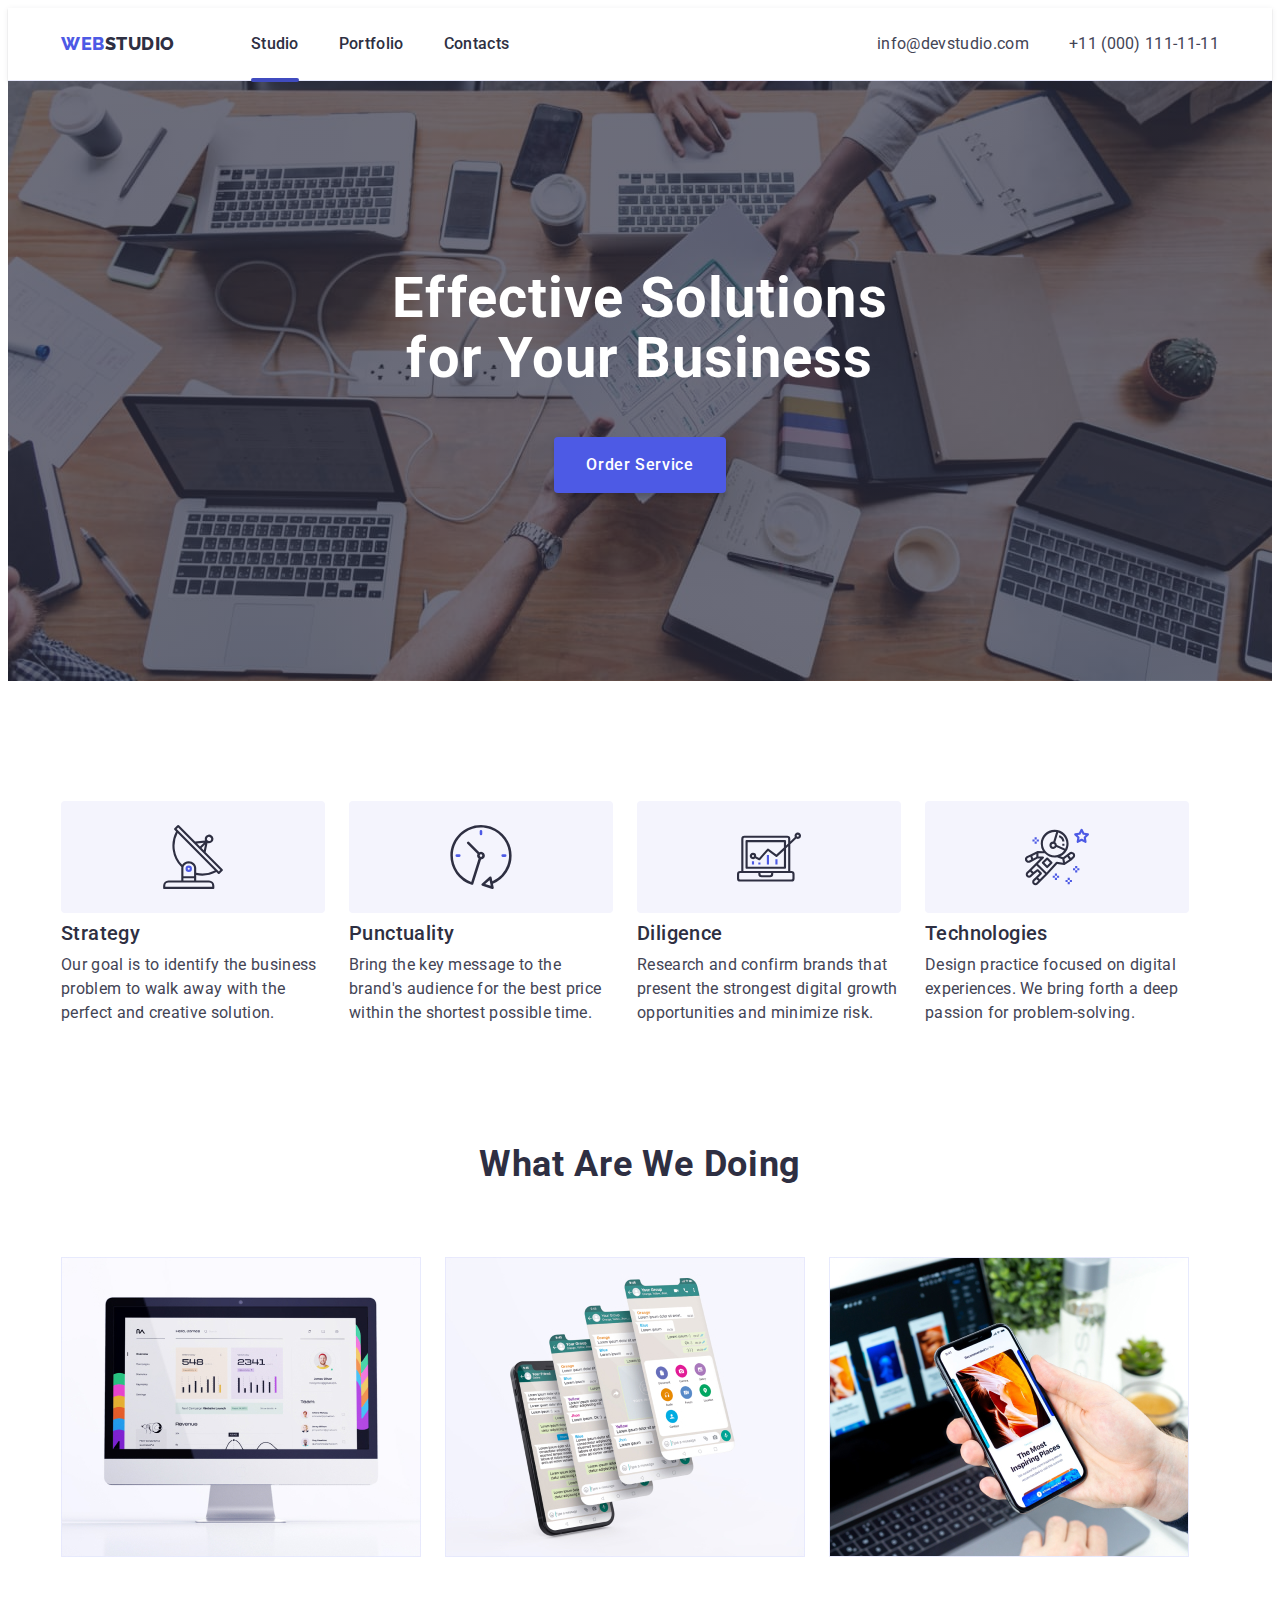
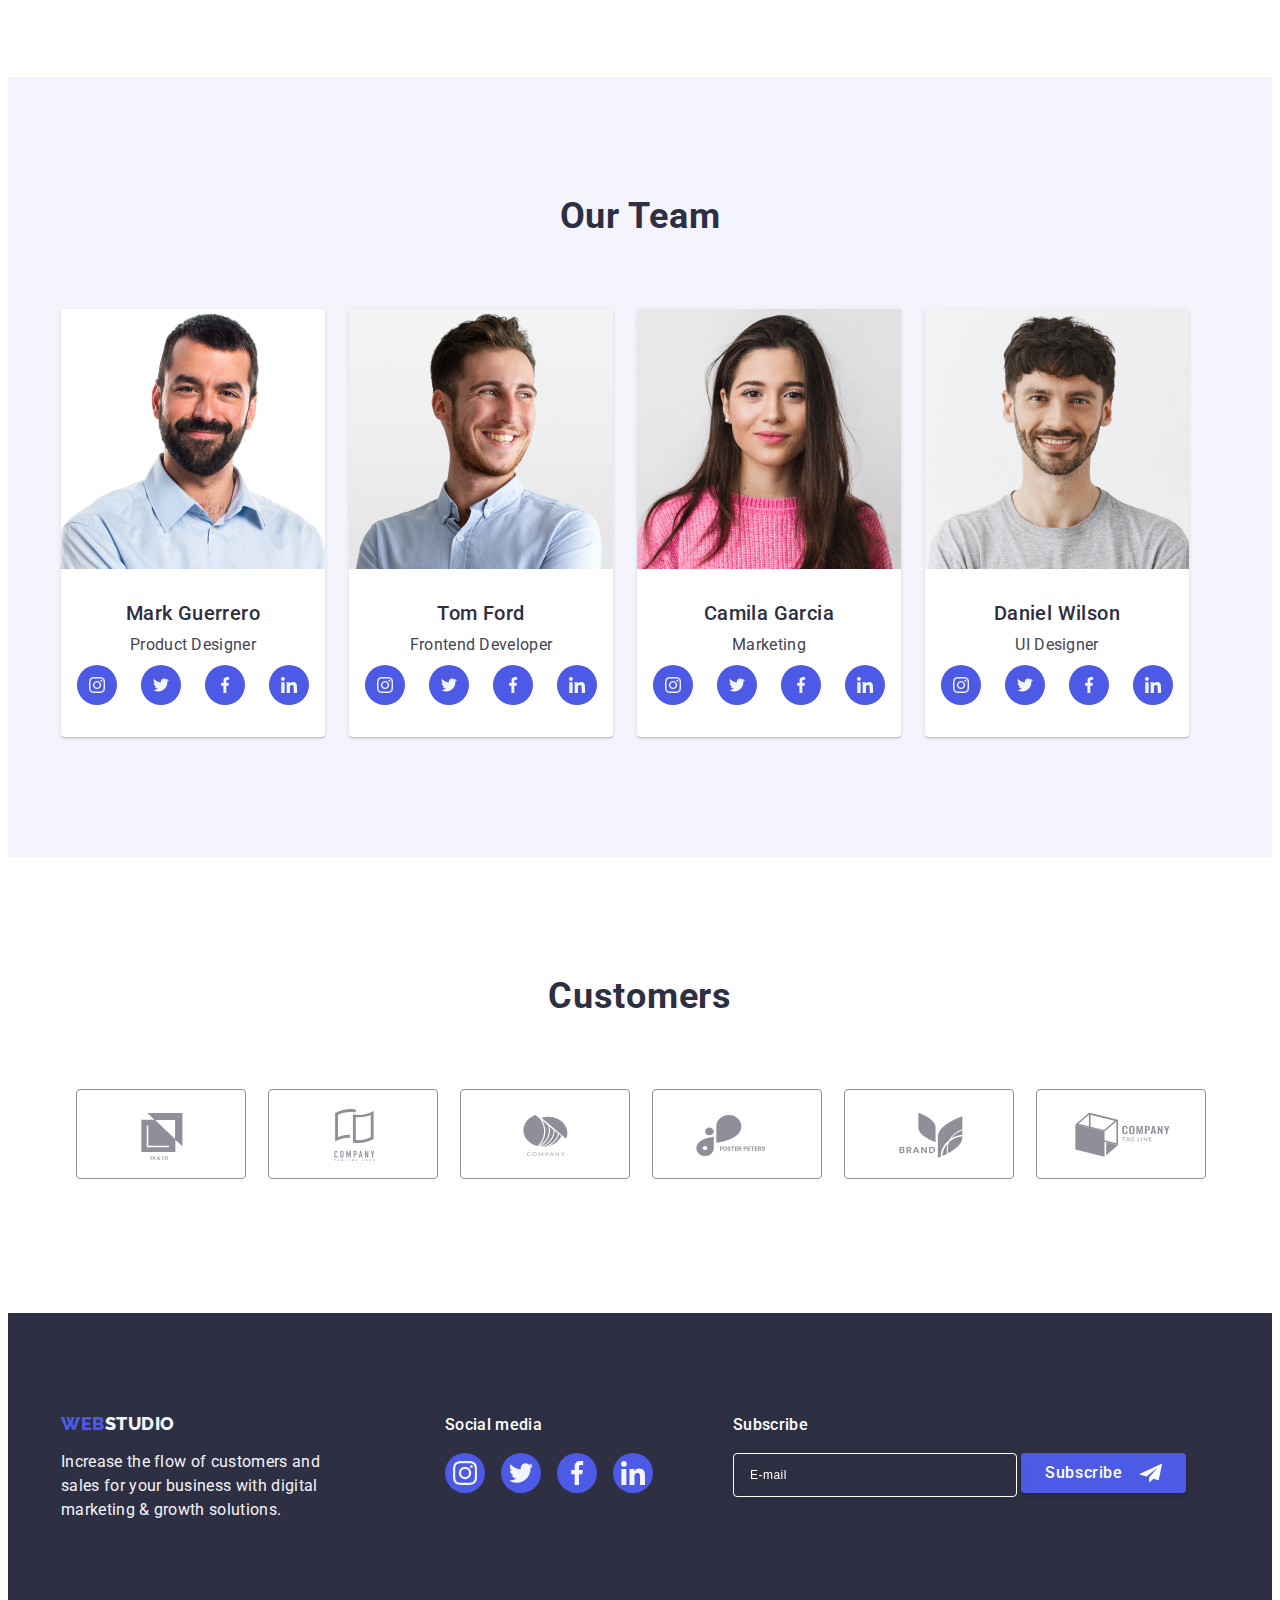
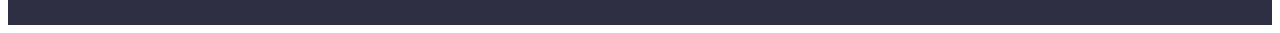
<file: index.html>
<!DOCTYPE html>
<html lang="en">
  <head>
    <meta charset="UTF-8" />
    <meta http-equiv="X-UA-Compatible" content="IE=edge" />
    <meta name="viewport" content="width=device-width, initial-scale=1.0" />
    <title>WebStudio</title>
    <link rel="preconnect" href="https://fonts.googleapis.com" />
    <link rel="preconnect" href="https://fonts.gstatic.com" crossorigin />
    <link
      href="https://fonts.googleapis.com/css2?family=Raleway:wght@800&family=Roboto:wght@400;500;700;900&display=swap"
      rel="stylesheet"
    />
    <link rel="stylesheet" href="https://cdnjs.cloudflare.com/ajax/libs/modern-normalize/1.1.0/modern-normalize.min.css" integrity="sha512-wpPYUAdjBVSE4KJnH1VR1HeZfpl1ub8YT/NKx4PuQ5NmX2tKuGu6U/JRp5y+Y8XG2tV+wKQpNHVUX03MfMFn9Q==" crossorigin="anonymous" referrerpolicy="no-referrer" />
    <link rel="stylesheet" href="./css/styles.css" />
  </head>
  <body>
    <!-- Верхній колонтитул -->
    <header class="header">
      <div class="container header-container">
        <nav class="header-navigation">
          <a class="header-logo logo link" href="./index.html"
            >Web<span class="header-accent">Studio</span></a
          >
          <ul class="header-list list">
            <li class="header-item">
              <a class="header-link link current" href="./index.html">Studio</a>
            </li>
            <li class="header-item">
              <a class="header-link link" href="./portfolio.html">Portfolio</a>
            </li>
            <li class="header-item">
              <a class="header-link link" href="">Contacts</a>
            </li>
          </ul>
        </nav>
        <address class="address">
          <ul class="header-list list">
            <li>
              <a class="header-address link" href="mailto:info@devstudio.com"
                >info@devstudio.com</a
              >
            </li>
            <li>
              <a class="header-address link" href="tel:+110001111111"
                >+11 (000) 111-11-11</a
              >
            </li>
          </ul>
        </address>
      </div>
    </header>

    <main>
      <!-- Герой -->
      <section class="section hero">
        <div class="container">
          <h1 class="hero-title">Effective Solutions <br> for Your Business</h1>
          <button class="hero-btn pointer" data-modal-open type="button">Order Service</button>
        </div>
      </section>
      <!-- Про нас -->
      <section class="section about-us">
        <div class="container">
          <h2 class="hidden-title" hidden>Principles of the company's work</h2>
          <ul class="about-us-list list">
            <li class="about-us-item">
              <div class="about-us-image">
                <svg class="about-us-icon" width="64" height="64">
                  <use href="./images/icons.svg#icon-antenna"></use>
                </svg>
              </div>
              <h3 class="about-us-title">Strategy</h3>
              <p class="about-us-text text">
                Our goal is to identify the business problem to walk away with the
                perfect and creative solution.
              </p>
            </li>
            <li class="about-us-item">
              <div class="about-us-image">
                <svg class="about-us-icon" width="64" height="64">
                  <use href="./images/icons.svg#icon-clock"></use>
                </svg>
              </div>
              <h3 class="about-us-title">Punctuality</h3>
              <p class="about-us-text text">
                Bring the key message to the brand's audience for the best price
                within the shortest possible time.
              </p>
            </li>
            <li class="about-us-item">
              <div class="about-us-image">
                <svg class="about-us-icon" width="64" height="64">
                  <use href="./images/icons.svg#icon-diagram"></use>
                </svg>
              </div>
              <h3 class="about-us-title">Diligence</h3>
              <p class="about-us-text text">
                Research and confirm brands that present the strongest digital
                growth opportunities and minimize risk.
              </p>
            </li>
            <li class="about-us-item">
              <div class="about-us-image">
                <svg class="about-us-icon" width="64" height="64">
                  <use href="./images/icons.svg#icon-astronaut"></use>
                </svg>
              </div>
              <h3 class="about-us-title">Technologies</h3>
              <p class="about-us-text text">
                Design practice focused on digital experiences. We bring forth a
                deep passion for problem-solving.
              </p>
            </li>
          </ul>
        </div>
      </section>
      <!-- Наш продукт -->
      <section class="section product">
        <div class="container">
          <h2 class="product-title">What are we doing</h2>
          <ul class="product-list list">
            <li class="product-photo">
              <img
                src="./images/rectangle_1.jpg"
                alt="PC with profile page open"
                width="360"
              />
            </li>
            <li class="product-photo">
              <img
                src="./images/rectangle_2.jpg"
                alt="smartphone with an open chat feed"
                width="360"
              />
            </li>
            <li class="product-photo">
              <img
                src="./images/rectangle_3.jpg"
                alt="smartphone and laptop with synchronized data"
                width="360"
              />
            </li>
          </ul>
        </div>
      </section>
      <!-- Наша команда -->
      <section class="section team">
        <div class="container">
          <h2 class="team-title">Our team</h2>
          <ul class="team-list list">
            <li class="team-card">
              <img
                src="./images/photo_1.jpg"
                alt="photo of Mark Guerrero"
                width="264"
              />
              <div class="text-card">
                <h3 class="team-name">Mark Guerrero</h3>
                <p class="team-text text">Product Designer</p>
                <ul class="team-soc-list list">
                  <li class="team-soc-item"><a class="team-soc-link link" href="">
                    <svg class="team-soc-icon" width="16" height="16">
                      <use href="./images/icons.svg#icon-instagram"></use>
                    </svg>
                  </a></li>
                  <li class="team-soc-item"><a class="team-soc-link link" href="">
                    <svg class="team-soc-icon" width="16" height="16">
                      <use href="./images/icons.svg#icon-twitter"></use>
                    </svg>
                  </a></li>
                  <li class="team-soc-item"><a class="team-soc-link link" href="">
                    <svg class="team-soc-icon" width="16" height="16">
                      <use href="./images/icons.svg#icon-facebook"></use>
                    </svg>
                  </a></li>
                  <li class="team-soc-item"><a class="team-soc-link link" href="">
                    <svg class="team-soc-icon" width="16" height="16">
                      <use href="./images/icons.svg#icon-linkedin"></use>
                    </svg>
                  </a></li>
                </ul>
              </div>
            </li>
            <li class="team-card">
              <img
                src="./images/photo_2.jpg"
                alt="photo of Tom Ford"
                width="264"
              />
              <div class="text-card">
                <h3 class="team-name">Tom Ford</h3>
                <p class="team-text text">Frontend Developer</p>
                <ul class="team-soc-list list">
                  <li class="team-soc-item"><a class="team-soc-link link" href="">
                    <svg class="team-soc-icon" width="16" height="16">
                      <use href="./images/icons.svg#icon-instagram"></use>
                    </svg>
                  </a></li>
                  <li class="team-soc-item"><a class="team-soc-link link" href="">
                    <svg class="team-soc-icon" width="16" height="16">
                      <use href="./images/icons.svg#icon-twitter"></use>
                    </svg>
                  </a></li>
                  <li class="team-soc-item"><a class="team-soc-link link" href="">
                    <svg class="team-soc-icon" width="16" height="16">
                      <use href="./images/icons.svg#icon-facebook"></use>
                    </svg>
                  </a></li>
                  <li class="team-soc-item"><a class="team-soc-link link" href="">
                    <svg class="team-soc-icon" width="16" height="16">
                      <use href="./images/icons.svg#icon-linkedin"></use>
                    </svg>
                  </a></li>
                </ul>
              </div>
            </li>
            <li class="team-card">
              <img
                src="./images/photo_3.jpg"
                alt="photo of Camila Garcia"
                width="264"
              />
              <div class="text-card">
                <h3 class="team-name">Camila Garcia</h3>
                <p class="team-text text">Marketing</p>
                <ul class="team-soc-list list">
                  <li class="team-soc-item"><a class="team-soc-link link" href="">
                    <svg class="team-soc-icon" width="16" height="16">
                      <use href="./images/icons.svg#icon-instagram"></use>
                    </svg>
                  </a></li>
                  <li class="team-soc-item"><a class="team-soc-link link" href="">
                    <svg class="team-soc-icon" width="16" height="16">
                      <use href="./images/icons.svg#icon-twitter"></use>
                    </svg>
                  </a></li>
                  <li class="team-soc-item"><a class="team-soc-link link" href="">
                    <svg class="team-soc-icon" width="16" height="16">
                      <use href="./images/icons.svg#icon-facebook"></use>
                    </svg>
                  </a></li>
                  <li class="team-soc-item"><a class="team-soc-link link" href="">
                    <svg class="team-soc-icon" width="16" height="16">
                      <use href="./images/icons.svg#icon-linkedin"></use>
                    </svg>
                  </a></li>
                </ul>
              </div>
            </li>
            <li class="team-card">
              <img
                src="./images/photo_4.jpg"
                alt="photo of Daniel Wilson"
                width="264"
              />
              <div class="text-card">
                <h3 class="team-name">Daniel Wilson</h3>
                <p class="team-text text">UI Designer</p>
                <ul class="team-soc-list list">
                  <li class="team-soc-item"><a class="team-soc-link link" href="">
                    <svg class="team-soc-icon" width="16" height="16">
                      <use href="./images/icons.svg#icon-instagram"></use>
                    </svg>
                  </a></li>
                  <li class="team-soc-item"><a class="team-soc-link link" href="">
                    <svg class="team-soc-icon" width="16" height="16">
                      <use href="./images/icons.svg#icon-twitter"></use>
                    </svg>
                  </a></li>
                  <li class="team-soc-item"><a class="team-soc-link link" href="">
                    <svg class="team-soc-icon" width="16" height="16">
                      <use href="./images/icons.svg#icon-facebook"></use>
                    </svg>
                  </a></li>
                  <li class="team-soc-item"><a class="team-soc-link link" href="">
                    <svg class="team-soc-icon" width="16" height="16">
                      <use href="./images/icons.svg#icon-linkedin"></use>
                    </svg>
                  </a></li>
                </ul>
              </div>
            </li>
          </ul>
        </div>
      </section>
      <!-- Наші клієнти -->
      <section class="section clients">
        <div class="container">
          <h2 class="clients-title">Customers</h2>
          <ul class="clients-list list">
            <li class="client-item">
              <a class="client-link link" href="">
                <svg class="client-icon" width="104" height="56">
                  <use href="./images/icons.svg#icon-client_1"></use>
                </svg>
              </a>
            </li>
            <li class="client-item">
              <a class="client-link link" href="">
                <svg class="client-icon" width="104" height="56">
                  <use href="./images/icons.svg#icon-client_2"></use>
                </svg>
              </a>
            </li>
            <li class="client-item">
              <a class="client-link link" href="">
                <svg class="client-icon" width="104" height="56">
                  <use href="./images/icons.svg#icon-client_3"></use>
                </svg>
              </a>
            </li>
            <li class="client-item">
              <a class="client-link link" href="">
                <svg class="client-icon" width="104" height="56">
                  <use href="./images/icons.svg#icon-client_4"></use>
                </svg>
              </a>
            </li>
            <li class="client-item">
              <a class="client-link link" href="">
                <svg class="client-icon" width="104" height="56">
                  <use href="./images/icons.svg#icon-client_5"></use>
                </svg>
              </a>
            </li>
            <li class="client-item">
              <a class="client-link link" href="">
                <svg class="client-icon" width="104" height="56">
                  <use href="./images/icons.svg#icon-client_6"></use>
                </svg>
              </a>
            </li>
          </ul>
        </div>
      </section>

    </main>
    <!-- Нижній колонтитул -->
    <footer class="footer">
      <div class="container">
        <div class="footer-container-one">
          <a class="footer-logo logo link" href="./index.html"
          >Web<span class="footer-accent">Studio</span>
          </a>
          <p class="footer-text">Increase the flow of customers and sales for your business with digital marketing & growth solutions.
          </p>
        </div>
        <div class="footer-container-two">
          <h3 class="footer-soc-title">Social media</h3>
          <ul class="footer-soc-list list">
            <li class="footer-soc-item">
              <a class="footer-soc-link link" href="">
                <svg class="footer-soc-icon" width="24" height="24">
                  <use href="./images/icons.svg#icon-instagram"></use>
                </svg>
              </a>
            </li>
            <li class="footer-soc-item">
              <a class="footer-soc-link link" href="">
                <svg class="footer-soc-icon" width="24" height="24">
                  <use href="./images/icons.svg#icon-twitter"></use>
                </svg>
              </a>
            </li>
            <li class="footer-soc-item">
              <a class="footer-soc-link link" href="">
                <svg class="footer-soc-icon" width="24" height="24">
                  <use href="./images/icons.svg#icon-facebook"></use>
                </svg>
              </a>
            </li>
            <li class="footer-soc-item">
              <a class="footer-soc-link link" href="">
                <svg class="footer-soc-icon" width="24" height="24">
                  <use href="./images/icons.svg#icon-linkedin"></use>
                </svg>
              </a>
            </li>
          </ul>
        </div>
        <div class="footer-container-three">
          <form class="footer-form">
            <div class="footer-email">
              <label class="footer-form-label" for="email">
                <span class="footer-form-title">Subscribe</span>
                <input type="text" name="email" id="email" class="footer-input" placeholder="E-mail">
              </label>
            </div>
            <div class="footer-button">
              <button class="footer-btn" type="submit">Subscribe
                <svg class="footer-btn-icon" width="24" height="24">
                  <use href="./images/icons.svg#icon-footer-btn"></use>
                </svg>
              </button>
            </div>
          </form>
        </div>
      </div>
    </footer>
<!-- МОДАЛКА -->
    <div class="backdrop is-hidden" data-modal>
      <div class="modal">
        <button type="button" data-modal-close class="modal-close-btn">
          <svg class="client-icon" width="8" height="8">
            <use href="./images/icons.svg#icon-modal-btn"></use>
          </svg>
        </button>
        <p class="modal-title">Leave your contacts and we will call you back</p>
        <form class="modal-form">
          <label class="modal-label">
            <span>Name</span>
            <span class="input-wrap">
              <input type="text" name="user-name" class="modal-input" placeholder="">
              <svg class="modal-icon" width="18" height="18">
                <use href="./images/icons.svg#icon-modal-name"></use>
              </svg>
            </span>
          </label>
          <label class="modal-label">
            <span>Phone</span>
            <span class="input-wrap">
              <input type="tel" name="user-phone" class="modal-input" placeholder="">
              <svg class="modal-icon" width="18" height="24">
                <use href="./images/icons.svg#icon-modal-phone"></use>
              </svg>
            </span>
          </label>
          <label class="modal-label">
            <span>Email</span>
            <span class="input-wrap">
              <input type="email" name="user-email" class="modal-input" placeholder="">
              <svg class="modal-icon" width="18" height="24">
                <use href="./images/icons.svg#icon-modal-email"></use>
              </svg>
            </span>
          </label>
          <label class="modal-label">
            <span>Comment</span>
            <textarea name="user-text" class="modal-textarea" placeholder="Text input"></textarea>
          </label>
          <div class="modal-field">
            <input class="input-check" type="checkbox" id="privacy" name="privacy" value="yes">
            <label class="check-text" for="privacy">
              <span>
                <svg class="check-icon" width="10" height="8">
                  <use href="./images/icons.svg#icon-checkbox"></use>
                </svg>
              </span>
              I accept the terms and conditions of the<a href="">Privacy Policy</a></label>
          </div>
          <button class="modal-btn" type="submit">Send</button>
        </form>
      </div>
    </div>

    <script src="./js/modal.js"></script>

  </body>
</html>
</file>
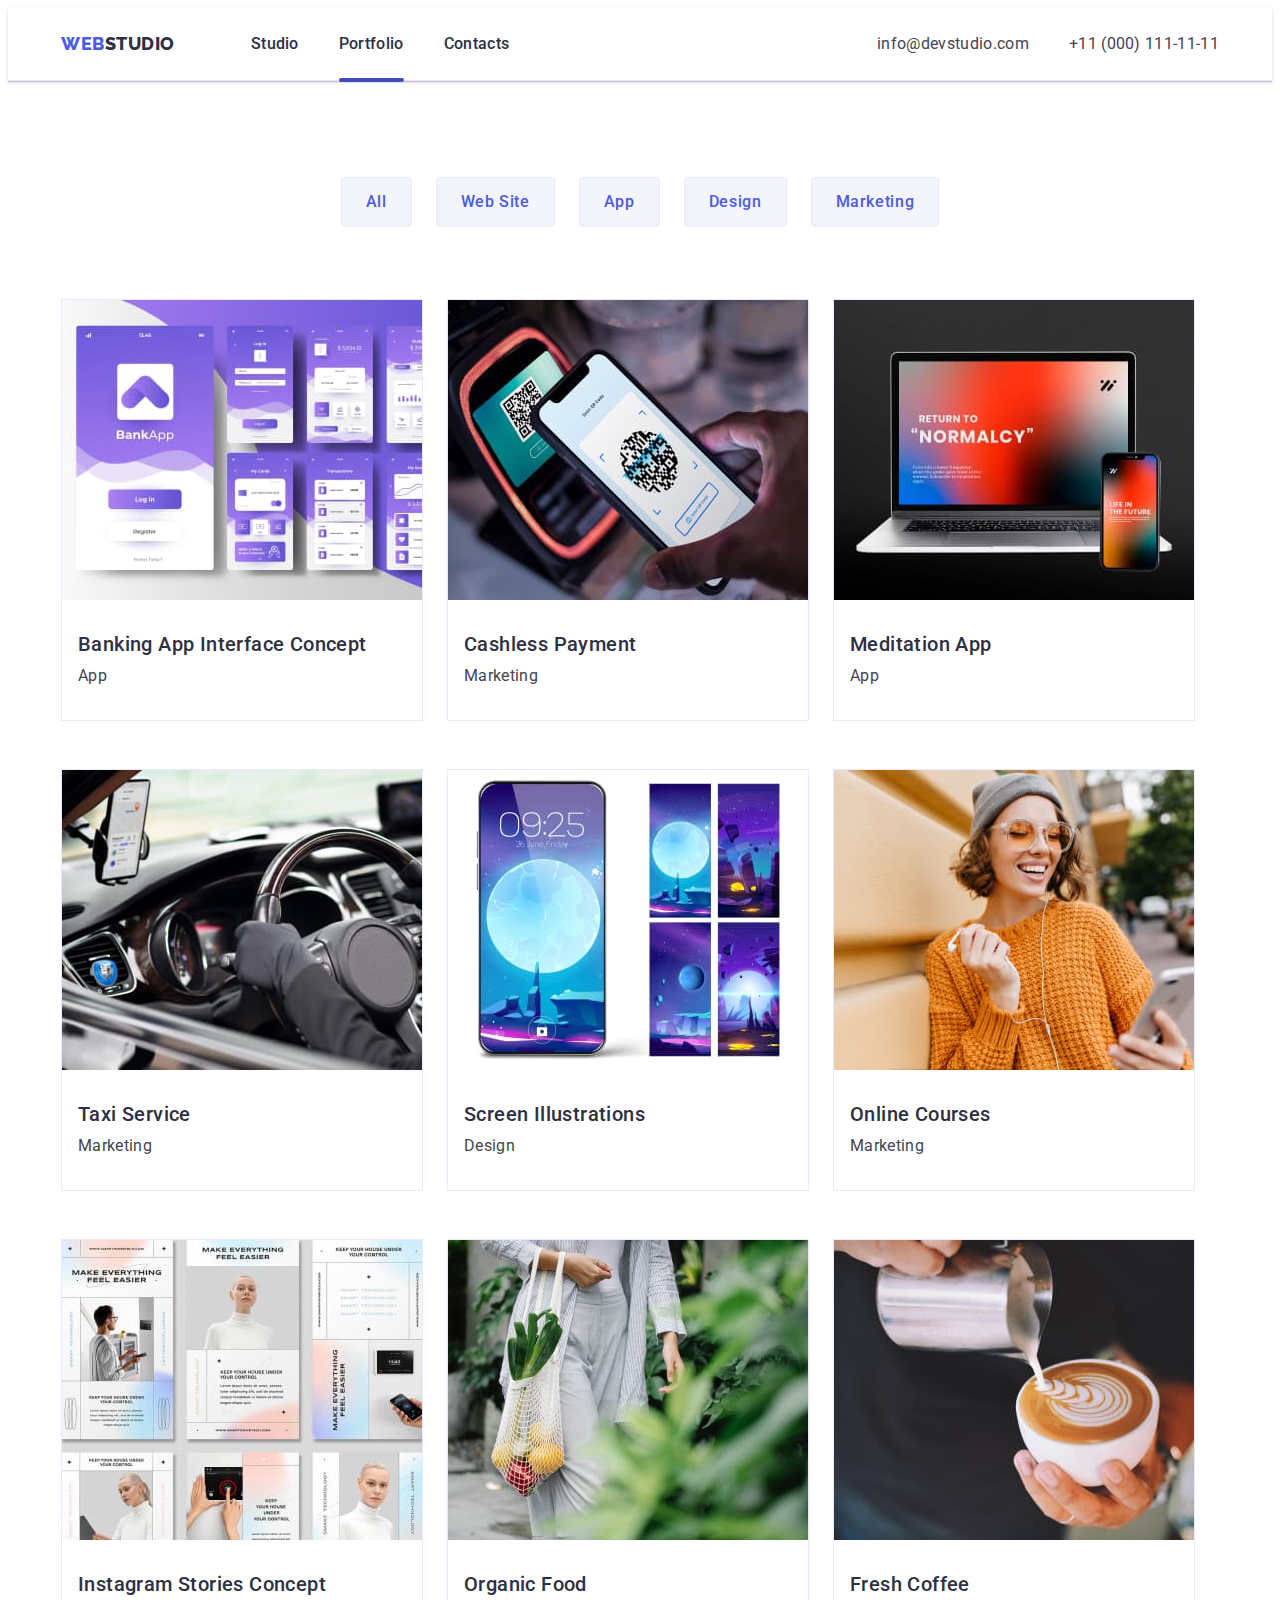
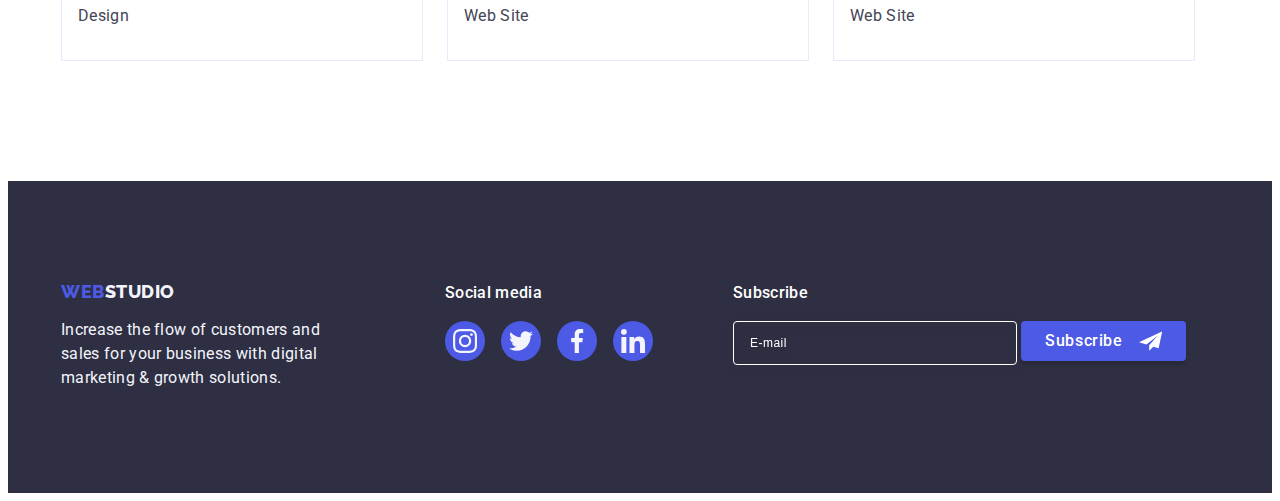
<file: portfolio.html>
<!DOCTYPE html>
<html lang="en">
  <head>
    <meta charset="UTF-8" />
    <meta http-equiv="X-UA-Compatible" content="IE=edge" />
    <meta name="viewport" content="width=device-width, initial-scale=1.0" />
    <title>WebStudio</title>
    <link rel="preconnect" href="https://fonts.googleapis.com" />
    <link rel="preconnect" href="https://fonts.gstatic.com" crossorigin />
    <link
      href="https://fonts.googleapis.com/css2?family=Raleway:wght@800&family=Roboto:wght@400;500;700;900&display=swap"
      rel="stylesheet"
    />
    <link rel="stylesheet" href="https://cdnjs.cloudflare.com/ajax/libs/modern-normalize/1.1.0/modern-normalize.min.css" integrity="sha512-wpPYUAdjBVSE4KJnH1VR1HeZfpl1ub8YT/NKx4PuQ5NmX2tKuGu6U/JRp5y+Y8XG2tV+wKQpNHVUX03MfMFn9Q==" crossorigin="anonymous" referrerpolicy="no-referrer" />
    <link rel="stylesheet" href="./css/styles.css" />
  </head>
  <body>
    <!-- Верхній колонтитул -->
    <header class="header">
      <div class="container header-container">
        <nav class="header-navigation">
          <a class="header-logo logo link" href="./index.html"
            >Web<span class="header-accent">Studio</span></a
          >
          <ul class="header-list list">
            <li class="header-item">
              <a class="header-link link" href="./index.html">Studio</a>
            </li>
            <li class="header-item">
              <a class="header-link link current" href="./portfolio.html">Portfolio</a>
            </li>
            <li class="header-item">
              <a class="header-link link" href="">Contacts</a>
            </li>
          </ul>
        </nav>
        <address class="address">
          <ul class="header-list list">
            <li>
              <a class="header-address link" href="mailto:info@devstudio.com"
                >info@devstudio.com</a
              >
            </li>
            <li>
              <a class="header-address link" href="tel:+110001111111"
                >+11 (000) 111-11-11</a
              >
            </li>
          </ul>
        </address>
      </div>
    </header>

    <main>
      <section class="section portfolio">
        <h1 hidden>Portfolio</h1>
        <!-- Проекти -->
        <div class="container">
          <ul class="filter-list list">
            <li class="filter-elements">
              <button class="filter-btn pointer" type="button">All</button>
            </li>
            <li class="filter-elements">
              <button class="filter-btn pointer" type="button">Web Site</button>
            </li>
            <li class="filter-elements">
              <button class="filter-btn pointer" type="button">App</button>
            </li>
            <li class="filter-elements">
              <button class="filter-btn pointer" type="button">Design</button>
            </li>
            <li class="filter-elements">
              <button class="filter-btn pointer" type="button">Marketing</button>
            </li>
          </ul>
          <ul class="project-list list">
            <li class="project-card">
              <a class="project-link link" href="">
                <div class="project-card-image">
                  <img
                  src="./images/project_1.jpg"
                  alt="photo of the project"
                  width="360"
                  />
                  <p class="project-cover-text">14 Stylish and User-Friendly App Design Concepts · Task Manager App · Calorie Tracker App · Exotic Fruit Ecommerce App · Cloud Storage App</p>
                </div>
                <div class="text-card-portfolio">
                  <h2 class="project-title">Banking App Interface Concept</h2>
                  <p class="project-text text">App</p>
                </div>
              </a>
            </li>
            <li class="project-card">
              <a class="project-link link" href="">
                <div class="project-card-image">
                  <img
                  src="./images/project_2.jpg"
                  alt="photo of the project"
                  width="360"
                  />
                  <p class="project-cover-text">14 Stylish and User-Friendly App Design Concepts · Task Manager App · Calorie Tracker App · Exotic Fruit Ecommerce App · Cloud Storage App</p>
                </div>
                <div class="text-card-portfolio">
                  <h2 class="project-title">Cashless Payment</h2>
                  <p class="project-text text">Marketing</p>
                </div>
              </a>
            </li>
            <li class="project-card">
              <a class="project-link link" href="">
                <div class="project-card-image">
                  <img
                  src="./images/project_3.jpg"
                  alt="photo of the project"
                  width="360"
                  />
                  <p class="project-cover-text">14 Stylish and User-Friendly App Design Concepts · Task Manager App · Calorie Tracker App · Exotic Fruit Ecommerce App · Cloud Storage App</p>
                </div>
                <div class="text-card-portfolio">
                  <h2 class="project-title">Meditation App</h2>
                  <p class="project-text text">App</p>
                </div>
              </a>
            </li>
            <li class="project-card">
              <a class="project-link link" href="">
                <div class="project-card-image">
                  <img
                  src="./images/project_4.jpg"
                  alt="photo of the project"
                  width="360"
                  />
                  <p class="project-cover-text">14 Stylish and User-Friendly App Design Concepts · Task Manager App · Calorie Tracker App · Exotic Fruit Ecommerce App · Cloud Storage App</p>
                </div>
                <div class="text-card-portfolio">
                  <h2 class="project-title">Taxi Service</h2>
                  <p class="project-text text">Marketing</p>
                </div>
              </a>
            </li>
            <li class="project-card">
              <a class="project-link link" href="">
                <div class="project-card-image">
                  <img
                  src="./images/project_5.jpg"
                  alt="photo of the project"
                  width="360"
                  />
                  <p class="project-cover-text">14 Stylish and User-Friendly App Design Concepts · Task Manager App · Calorie Tracker App · Exotic Fruit Ecommerce App · Cloud Storage App</p>
                </div>
                <div class="text-card-portfolio">
                  <h2 class="project-title">Screen Illustrations</h2>
                  <p class="project-text text">Design</p>
                </div>
              </a>
            </li>
            <li class="project-card">
              <a class="project-link link" href="">
                <div class="project-card-image">
                  <img
                  src="./images/project_6.jpg"
                  alt="photo of the project"
                  width="360"
                  />
                  <p class="project-cover-text">14 Stylish and User-Friendly App Design Concepts · Task Manager App · Calorie Tracker App · Exotic Fruit Ecommerce App · Cloud Storage App</p>
                </div>
                <div class="text-card-portfolio">
                  <h2 class="project-title">Online Courses</h2>
                  <p class="project-text text">Marketing</p>
                </div>
              </a>
            </li>
            <li class="project-card">
              <a class="project-link link" href="">
                <div class="project-card-image">
                  <img
                  src="./images/project_7.jpg"
                  alt="photo of the project"
                  width="360"
                  />
                  <p class="project-cover-text">14 Stylish and User-Friendly App Design Concepts · Task Manager App · Calorie Tracker App · Exotic Fruit Ecommerce App · Cloud Storage App</p>
                </div>
                <div class="text-card-portfolio">
                  <h2 class="project-title">Instagram Stories Concept</h2>
                  <p class="project-text text">Design</p>
                </div>
              </a>
            </li>
            <li class="project-card">
              <a class="project-link link" href="">
                <div class="project-card-image">
                  <img
                  src="./images/project_8.jpg"
                  alt="photo of the project"
                  width="360"
                  />
                  <p class="project-cover-text">14 Stylish and User-Friendly App Design Concepts · Task Manager App · Calorie Tracker App · Exotic Fruit Ecommerce App · Cloud Storage App</p>
                </div>
                <div class="text-card-portfolio">
                  <h2 class="project-title">Organic Food</h2>
                  <p class="project-text text">Web Site</p>
                </div>
              </a>
            </li>
            <li class="project-card">
              <a class="project-link link" href="">
                <div class="project-card-image">
                  <img
                  src="./images/project_9.jpg"
                  alt="photo of the project"
                  width="360"
                  />
                  <p class="project-cover-text">14 Stylish and User-Friendly App Design Concepts · Task Manager App · Calorie Tracker App · Exotic Fruit Ecommerce App · Cloud Storage App</p>
                </div>
                <div class="text-card-portfolio">
                  <h2 class="project-title">Fresh Coffee</h2>
                  <p class="project-text text">Web Site</p>
                </div>
              </a>
            </li>
          </ul>
        </div>
      </section>
    </main>
    <!-- Нижній колонтитул -->
    <footer class="footer">
      <div class="container">
        <div class="footer-container-one">
          <a class="footer-logo logo link" href="./index.html"
          >Web<span class="footer-accent">Studio</span>
          </a>
          <p class="footer-text">Increase the flow of customers and sales for your business with digital marketing & growth solutions.
          </p>
        </div>
        <div class="footer-container-two">
          <h3 class="footer-soc-title">Social media</h3>
          <ul class="footer-soc-list list">
            <li class="footer-soc-item">
              <a class="footer-soc-link link" href="">
                <svg class="footer-soc-icon" width="24" height="24">
                  <use href="./images/icons.svg#icon-instagram"></use>
                </svg>
              </a>
            </li>
            <li class="footer-soc-item">
              <a class="footer-soc-link link" href="">
                <svg class="footer-soc-icon" width="24" height="24">
                  <use href="./images/icons.svg#icon-twitter"></use>
                </svg>
              </a>
            </li>
            <li class="footer-soc-item">
              <a class="footer-soc-link link" href="">
                <svg class="footer-soc-icon" width="24" height="24">
                  <use href="./images/icons.svg#icon-facebook"></use>
                </svg>
              </a>
            </li>
            <li class="footer-soc-item">
              <a class="footer-soc-link link" href="">
                <svg class="footer-soc-icon" width="24" height="24">
                  <use href="./images/icons.svg#icon-linkedin"></use>
                </svg>
              </a>
            </li>
          </ul>
        </div>
        <div class="footer-container-three">
          <form class="footer-form">
            <div class="footer-email">
              <label class="footer-form-label" for="email">
                <span class="footer-form-title">Subscribe</span>
                <input type="text" name="email" id="email" class="footer-input" placeholder="E-mail">
              </label>
            </div>
            <div class="footer-button">
              <button class="footer-btn" type="submit">Subscribe
                <svg class="footer-btn-icon" width="24" height="24">
                  <use href="./images/icons.svg#icon-footer-btn"></use>
                </svg>
              </button>
            </div>
          </form>
        </div>
      </div>
    </footer>
  </body>
</html>
</file>
<file: css/styles.css>
:root {
  --main-color: #2e2f42;
  --second-color: #ffffff;
  --main-background-color: #2e2f42;
  --second-background-color: #f4f4fd;
  --main-text-color: #434455;
  --footer-text-color: #f4f4fd;
  --btn-background-color: #4d5ae5;
  --portfolio-btn-text-color: #4d5ae5;
  --portfolio-focus-background-color: #404bbf;
  --focus-text-color: #404bbf;
  --border-color: #e7e9fc;
  --logo-first-text-color: #4d5ae5;
  --client-item-color: #8e8f99;
}

body {
  font-family: "Roboto", sans-serif;
  color: var(--main-text-color);
  background-color: var(--second-color);
}
img {
  display: block;
  max-width: 100%;
}
.container {
  padding-left: 15px;
  padding-right: 15px;
  margin: 0 auto;
  width: 1158px;
}
.section {
  padding: 120px 0;
}
.list {
  list-style: none;
}
.link {
  text-decoration: none;
}
.pointer {
  cursor: pointer;
}
.accent {
  color: var(--logo-first-text-color);
}
.logo {
  font-family: "Raleway", sans-serif;
  font-style: normal;
  font-weight: 800;
  font-size: 18px;
  line-height: 1.17;
  letter-spacing: 0.03em;
  text-transform: uppercase;
  color: var(--logo-first-text-color);
}

/* ------HEADER------ */

.header {
  border-bottom: 1px solid #E7E9FC;
  box-shadow: 0px 2px 1px rgba(46, 47, 66, 0.08), 0px 1px 1px rgba(46, 47, 66, 0.16), 0px 1px 6px rgba(46, 47, 66, 0.08);
}
.header-container {
  display: flex;
  height: 72px;
  align-items: center;
}
.header-navigation {
  display: flex;
  align-items: center;
  margin-right: auto;
}
.header-logo {
  margin-right: 76px;
}
.header-accent {
  color: var(--main-color);
}
.header-list {
  display: flex;
  margin-top: 0;
  margin-bottom: 0;
  padding: 0;
  gap: 40px;
}
.header-item {
}
.header-link {
  font-weight: 500;
  font-size: 16px;
  line-height: 1.5;
  letter-spacing: 0.02em;
  color: var(--main-color);

  transition-property: color;
  transition-duration: 250ms;
  transition-timing-function: cubic-bezier(0.4, 0, 0.2, 1);
}
.header-link:is(:hover, :focus) {
  color: var(--focus-text-color);
}
.address {
  font-style: normal;
}
.header-address {
  font-weight: 400;
  font-size: 16px;
  line-height: 1.5;
  letter-spacing: 0.02em;
  color: var(--main-text-color);

  transition-property: color;
  transition-duration: 250ms;
  transition-timing-function: cubic-bezier(0.4, 0, 0.2, 1);
}
.header-address:is(:hover, :focus) {
  color: var(--focus-text-color);
}
.header-phone {
  font-weight: 400;
  font-size: 16px;
  line-height: 1.5;
  letter-spacing: 0.02em;
  color: var(--main-text-color);
}
.text {
  font-size: 16px;
  line-height: 1.5;
  letter-spacing: 0.02em;
  color: var(--main-text-color);
}
.current {
  position: relative;
}
.current::after {
  content: '';
  position: absolute;
  left: 0px;
  top: 44px;
  width: 100%;
  height: 4px;
  background-color: var(--focus-text-color);
  border-radius: 2px;
}

/* ------HERO------ */

.hero {
  background-color: var(--main-background-color);
  background-image: linear-gradient(rgba(46, 47, 66, 0.7), rgba(46, 47, 66, 0.7)), url(../images/background-hero.jpg);
  background-repeat: no-repeat;
  background-position: center;
  background-size: cover;
  text-align: center;
}
.section.hero {
  padding: 188px 0;
}
.hero-title {
  margin-top: 0;
  margin-bottom: 48px;
  font-size: 56px;
  line-height: 1.07;
  letter-spacing: 0.02em;
  color: var(--second-color);
  
}
.hero-btn {
  display: inline-block;
  padding: 16px 32px;
  min-width: 169px;
  font-family: "Roboto", sans-serif;
  font-weight: 500;
  font-size: 16px;
  line-height: 1.5;
  letter-spacing: 0.04em;
  background: var(--btn-background-color);
  color: var(--second-color);
  box-shadow: 0px 4px 4px rgba(0, 0, 0, 0.15);
  border-radius: 4px;
  border: none;

  transition-property: background-color;
  transition-duration: 250ms;
  transition-timing-function: cubic-bezier(0.4, 0, 0.2, 1);
}
.hero-btn:hover,
.hero-btn:focus {
  background-color: var(--focus-text-color);
}

/* ------ABOUT US------ */

.about-us {
}
.about-us-list {
  display: flex;
  margin-top: 0;
  margin-bottom: 0;
  padding: 0;
  gap: 24px;
}
.about-us-item {
  width: 264px;
}
/* .about-us-item::before {
  display: block;
  content: "";
  height: 64px;

  background-color: var(--second-background-color);
} */
.about-us-image {
  display: block;
  height: 112px;
  padding: 0;
  margin: 0 0 8px;
  background-color: var(--second-background-color);
  border-radius: 4px;

  transition-property: filter;
  transition-duration: 250ms;
  transition-timing-function: cubic-bezier(0.4, 0, 0.2, 1);
}
.about-us-image:hover, 
.about-us-image:focus {
  filter: drop-shadow(0px 4px 4px rgba(0, 0, 0, 0.25));
}
.about-us-icon {
  padding: 0;
  margin: 24px 100px;
}
.about-us-title {
  margin-top: 0;
  margin-bottom: 8px;
  font-weight: 500;
  font-size: 20px;
  line-height: 1.2;
  letter-spacing: 0.02em;
  color: var(--main-color);
}
.about-us-text {
  margin-top: 0;
  margin-bottom: 0;
}

/* ------PROUCT------ */

.section.product {
  padding-top: 0;
}
.product-title {
  margin-top: 0;
  margin-bottom: 72px;
  font-size: 36px;
  line-height: 1.11;
  text-align: center;
  letter-spacing: 0.02em;
  text-transform: capitalize;
  color: var(--main-color);
}
.product-list {
  display: flex;
  margin-top: 0;
  margin-bottom: 0;
  padding: 0;
  gap: 24px;
}
.product-photo {
}

/* ------TEAM------ */

.team {
  background: var(--second-background-color);
}
.team-title {
  margin-top: 0;
  margin-bottom: 72px;
  font-size: 36px;
  line-height: 1.11;
  text-align: center;
  letter-spacing: 0.02em;
  text-transform: capitalize;
  color: var(--main-color);
}
.team-list {
  display: flex;
  margin-top: 0;
  margin-bottom: 0;
  padding: 0;
  gap: 24px;
}
.team-card {
  text-align:center;
  background: var(--second-color);
  box-shadow: 0px 1px 6px rgba(46, 47, 66, 0.08),
    0px 1px 1px rgba(46, 47, 66, 0.16), 0px 2px 1px rgba(46, 47, 66, 0.08);
  border-radius: 0px 0px 4px 4px;
}
.text-card {
  padding: 32px 16px;
}
.team-name {
  margin: 0 0 8px;
  font-weight: 500;
  font-size: 20px;
  line-height: 1.2;
  letter-spacing: 0.02em;
  color: var(--main-color);
}
.team-text {
  margin: 0 0 8px 0;
}
.team-soc-list {
  display: flex;
  padding: 0;
  justify-content: center;
  gap: 24px;
}
.team-soc-item {
  width: 40px;
  height: 40px;
}
.team-soc-link {
  display: flex;
  width: 100%;
  height: 100%;
  border-radius: 50%;
  background-color: var(--btn-background-color);
  align-items: center;
  justify-content: center;

  transition-property: background-color;
  transition-duration: 250ms;
  transition-timing-function: cubic-bezier(0.4, 0, 0.2, 1);
}
.team-soc-link:hover, 
.team-soc-link:focus {
  background-color: var(--portfolio-focus-background-color);
}
.team-soc-icon {
}

/* ------CLIENTS------ */

.section {
}
.clients {
}
.container {
}
.clients-title {
  margin-top: 0;
  margin-bottom: 72px;
  font-size: 36px;
  line-height: 1.11;
  text-align: center;
  letter-spacing: 0.02em;
  text-transform: capitalize;
  color: var(--main-color);
}
.clients-list {
  display: flex;
  padding: 0;
  justify-content: center;
  gap: 24px;
}
.client-item {
  width: 168px;
  height: 88px;
}
.client-link {
  display: flex;
  width: 100%;
  height: 100%;
  align-items: center;
  justify-content: center;
  fill: var(--client-item-color);
  border: 1px solid var(--client-item-color);
  border-radius: 4px;

  transition-property: fill border;
  transition-duration: 250ms;
  transition-timing-function: cubic-bezier(0.4, 0, 0.2, 1);
}
.client-link:hover, 
.client-link:focus {
  fill: var(--focus-text-color);
  border: 1px solid var(--focus-text-color);
}

/* ------FOOTER------ */

.footer {
  background: var(--main-background-color);
}
.footer .container {
  display: flex;
  align-items: flex-start;
  justify-content: flex-start;
  padding-top: 100px;
}
.footer-container-one {
  width: 264px;
  height: 112px;
  margin-bottom: 100px;
  margin-right: 120px;
}
.footer-logo {
  display: block;
}
.footer-accent {
  color: var(--footer-text-color);
}
.footer-text {
  max-width: 264px;
  font-size: 16px;
  line-height: 1.5;
  letter-spacing: 0.02em;
  color: var(--footer-text-color);
}
.footer-container-two {
  width: 208px;
  height: 80px;
  margin-bottom: 132px;
  margin-right: 80px;
}
.footer-soc-title {
  font-weight: 500;
  font-size: 16px;
  line-height: 1.5;
  letter-spacing: 0.02em;
  color: var(--second-color);
  margin: 0 0 16px;
}
.footer-soc-list {
  display: flex;
  padding: 0;
  justify-content: center;
  gap: 16px;
}
.footer-soc-item {
  width: 40px;
  height: 40px;
}
.footer-soc-link {
  display: flex;
  width: 100%;
  height: 100%;
  border-radius: 50%;
  background-color: var(--btn-background-color);
  align-items: center;
  justify-content: center;

  transition-property: background-color;
  transition-duration: 250ms;
  transition-timing-function: cubic-bezier(0.4, 0, 0.2, 1);
}
.footer-soc-link:hover, 
.footer-soc-link:focus {
  background-color: #31D0AA;
}
.footer-container-three {
  width: 453px;
  height: 80px;
  margin-bottom: 132px;
}
.footer-form {
  display: flex;

}
.footer-email {
  width: 264px;
  margin-right: 24px;
}
.footer-form-title {
  font-weight: 500;
  font-size: 16px;
  line-height: 1.5;
  letter-spacing: 0.02em;
  color: var(--second-color);
  display: block;
  margin-bottom: 16px;
}
.footer-input {
  width: 264px;
  height: 40px;
  font-weight: 400;
  font-size: 12px;
  line-height: 2;
  letter-spacing: 0.04em;
  padding-left: 16px;
  color: #FFFFFF;
  background-color: transparent;
  border: 1px solid #FFFFFF;
  filter: drop-shadow(0px 4px 4px rgba(0, 0, 0, 0.15));
  border-radius: 4px;
}
.footer-input::placeholder {
  color: #FFFFFF;
}
.footer-button {
  margin-top: 40px;
}
.footer-btn {
  display: flex;
  gap: 16px;
  padding: 8px 24px;
  width: 165px;
  height: 40px;
  font-family: "Roboto", sans-serif;
  font-weight: 500;
  font-size: 16px;
  line-height: 1.5;
  letter-spacing: 0.04em;
  background: var(--btn-background-color);
  color: var(--second-color);
  box-shadow: 0px 4px 4px rgba(0, 0, 0, 0.15);
  border-radius: 4px;
  border: none;

  transition-property: background-color;
  transition-duration: 250ms;
  transition-timing-function: cubic-bezier(0.4, 0, 0.2, 1);
}
.footer-btn:hover,
.footer-btn:focus {
  background-color: var(--focus-text-color);
}
.footer-btn-icon {
  fill: var(--second-color);
}

/* ___________________PORTFOLIO___________________ */

.section.portfolio {
  padding-top: 96px;
}

/* ------PROJECTS------ */

.filter {
}
.filter-list {
  display: flex;
  justify-content: center;
  margin-top: 0;
  margin-bottom: 72px;
  padding: 0;
  gap: 24px;
}
.filter-elements {
}
.filter-btn {
  display: inline-block;
  border-radius: 4px;
  padding: 12px 24px;
  width: content;

  font-family: "Roboto", sans-serif;
  font-weight: 500;
  font-size: 16px;
  line-height: 1.5;
  letter-spacing: 0.04em;
  color: var(--portfolio-btn-text-color);
  background: var(--second-background-color);
  border: 1px solid var(--border-color);
  border-radius: 4px;

  transition-property: color background border box-shadow;
  transition-duration: 250ms;
  transition-timing-function: cubic-bezier(0.4, 0, 0.2, 1);
}
.filter-btn:is(:hover, :focus) {
  color: var(--second-color);
  background: var(--portfolio-focus-background-color);
  border: 1px solid var(--portfolio-focus-background-color);
  box-shadow: 0px 3px 1px rgba(0, 0, 0, 0.1), 0px 2px 1px rgba(0, 0, 0, 0.08), 0px 2px 2px rgba(0, 0, 0, 0.12);
}

.project-list {
  display: flex;
  flex-wrap: wrap;
  margin-top: 0;
  margin-bottom: 0;
  padding: 0;
}
.project-link {
  display: block;
}
.project-link:hover .project-cover-text,
.project-link:focus .project-cover-text {
  transform: translate(0);
}
.project-card {
  width: 360px;
  height: 420px;
  margin: 48px 24px 0 0;
  border: 1px solid var(--border-color);

  transition-property: box-shadow;
  transition-duration: 250ms;
  transition-timing-function: cubic-bezier(0.4, 0, 0.2, 1);
}
.project-card:nth-child(3n + 3) {
  margin-right: 0;
}
.project-card:nth-child(-n + 3) {
  margin-top: 0;
}
.project-card:hover,
.project-card:focus {
  box-shadow: 0px 1px 6px rgba(46, 47, 66, 0.08), 0px 1px 1px rgba(46, 47, 66, 0.16), 0px 2px 1px rgba(46, 47, 66, 0.08);
}
.text-card-portfolio {
  display: block;
  padding: 32px 16px;
}
.project-title {
  margin: 0 0 8px;
  padding: 0;
  font-weight: 500;
  font-size: 20px;
  line-height: 1.2;
  letter-spacing: 0.02em;
  color: var(--main-color);
}
.project-text {
  padding: 0;
  margin: 0;
}
.project-card-image {
  position: relative;
  overflow: hidden;
}
.project-cover-text {
  position: absolute;
  top: 0;
  height: 100%;
  padding: 40px 32px;
  margin: 0;
  font-weight: 400;
  font-size: 16px;
  line-height: 1.5;
  letter-spacing: 0.02em;
  color: var(--footer-text-color);
  background-color: var(--btn-background-color);
  transform: translateY(100%);
  transition: transform 250ms linear;
}

/* MODAL */

.backdrop {
  position: fixed;
  top: 0;
  width: 100%;
  height: 100%;
  background-color: rgba(46, 47, 66, 0.4);
  transition: opacity 250ms linear, visibility 250ms linear;
}
.modal {
  position: absolute;
  top: 50%;
  left: 50%;
  transform: translate(-50%, -50%) scale(1);
  transition: transform 250ms linear;
  width: 408px;
  min-height: 576px;
  background-color: #FCFCFC;
  box-shadow: 0px 1px 1px rgba(0, 0, 0, 0.14), 0px 1px 3px rgba(0, 0, 0, 0.12), 0px 2px 1px rgba(0, 0, 0, 0.2);
  border-radius: 4px;
  padding: 24px;
}
.backdrop.is-hidden .modal {
  transform: translate(-50%, -50%) scale(0);
}
.modal-close-btn {
  width: 24px;
  height: 24px;
  background-color: #E7E9FC;
  border: 1px solid rgba(0, 0, 0, 0.1);
  border-radius: 50%;
  display: flex;
  align-items: center;
  justify-content: center;
  margin-left: auto;
  cursor: pointer;

  transition-property: background-color fill;
  transition-duration: 250ms;
  transition-timing-function: cubic-bezier(0.4, 0, 0.2, 1);
}
.modal-close-btn:hover {
  background-color: var(--portfolio-btn-text-color);
  fill: var(--second-color);
}

.is-hidden {
  opacity: 0;
  visibility: hidden;
  pointer-events: none;
}
.modal-title {
  font-weight: 500;
  font-size: 16px;
  line-height: 1.5;
  text-align: center;
  letter-spacing: 0.02em;
  color: var(--main-color);
  margin-bottom: 16px;
}
.modal-form {

}
.modal-label {
  display: block;
  margin-bottom: 8px;
  font-weight: 400;
  font-size: 12px;
  line-height: 1.17;
  letter-spacing: 0.04em;
  color: var(--client-item-color);
}
.modal-label span {
  display: block;
  margin-bottom: 4px;
}
.input-wrap {
  position: relative;
}
.modal-input {
  width: 100%;
  height: 40px;
  padding-left: 38px;
  border: 1px solid rgba(46, 47, 66, 0.4);
  border-radius: 4px;
  background-color: transparent;
  outline: transparent;

  transition-property: border-color;
  transition-duration: 250ms;
  transition-timing-function: cubic-bezier(0.4, 0, 0.2, 1);
}
.modal-input:focus {
  border-color: var(--portfolio-btn-text-color);
}
.modal-input:focus + .modal-icon {
  fill: var(--portfolio-btn-text-color);
}
.modal-icon {
  position: absolute;
  left: 16px;
  top: 50%;
  transform: translateY(-50%);

  transition-property: fill;
  transition-duration: 250ms;
  transition-timing-function: cubic-bezier(0.4, 0, 0.2, 1);
}
.modal-textarea {
  width: 100%;
  height: 120px;
  padding: 8px 8px 8px 16px;
  border: 1px solid rgba(46, 47, 66, 0.4);
  border-radius: 4px;
  background-color: transparent;
  outline: transparent;
  resize: none;

  transition-property: border-color;
  transition-duration: 250ms;
  transition-timing-function: cubic-bezier(0.4, 0, 0.2, 1);
}
.modal-textarea:focus {
  border-color: var(--portfolio-btn-text-color);
}
.modal-textarea::placeholder {
  font-size: 12px;
  line-height: 1.17;
  letter-spacing: 0.04em;
  color: rgba(46, 47, 66, 0.4);
}
.modal-field {
  margin-bottom: 24px;
}
.check-text {
  display: flex;
  align-items: center;
  font-size: 12px;
  line-height: 1.17;
  letter-spacing: 0.04em;
  color: var(--client-item-color);
}
.check-text > a {
  color: var(--portfolio-btn-text-color);
  margin-left: 4px;
}
.check-text span {
  width: 16px;
  height: 16px;
  border: 1px solid rgba(46, 47, 66, 0.4);
  border-radius: 2px;
  margin-right: 8px;
  display: flex;
  align-items: center;
  justify-content: center;
  fill: transparent;

  transition-property: border-color;
  transition-duration: 250ms;
  transition-timing-function: cubic-bezier(0.4, 0, 0.2, 1);
}
.input-check:checked + .check-text span {
  background-color: var(--portfolio-focus-background-color);
  border: 1px solid #404BBF;
  border-radius: 2px;
  fill: var(--footer-text-color);

  transition-property: background-color;
  transition-duration: 250ms;
  transition-timing-function: cubic-bezier(0.4, 0, 0.2, 1);
}
.input-check:focus + .check-text span {
  border: 1px solid #404BBF;
  border-radius: 2px;
}
.input-check {
  position: absolute;
  opacity: 0;
}
.modal-btn {
  display: block;
  margin-left: auto;
  margin-right: auto;
  padding: 16px 32px;
  min-width: 169px;
  font-family: "Roboto", sans-serif;
  font-weight: 500;
  font-size: 16px;
  line-height: 1.5;
  letter-spacing: 0.04em;
  background: var(--btn-background-color);
  color: var(--second-color);
  box-shadow: 0px 4px 4px rgba(0, 0, 0, 0.15);
  border-radius: 4px;
  border: none;

  transition-property: background-color;
  transition-duration: 250ms;
  transition-timing-function: cubic-bezier(0.4, 0, 0.2, 1);
}
.modal-btn:hover,
.modal-btn:focus {
  background-color: var(--focus-text-color);
}
</file>
